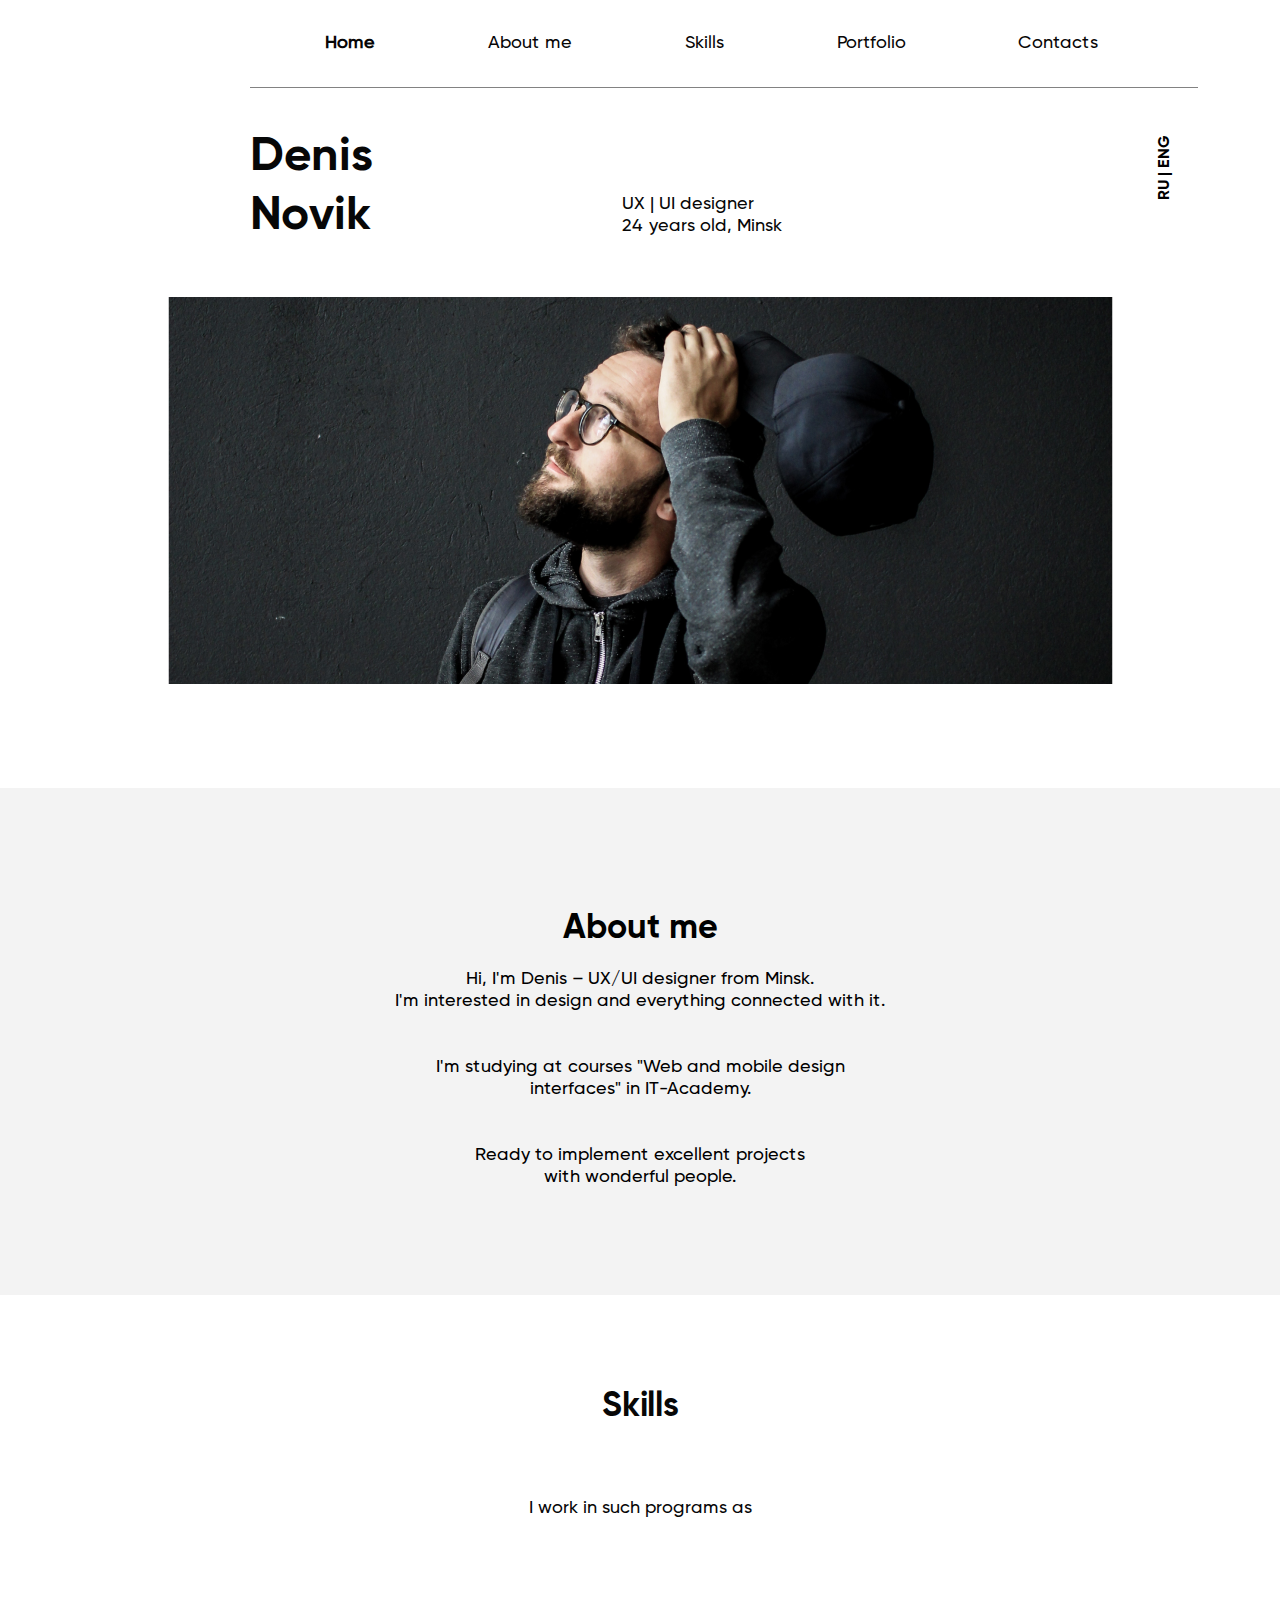
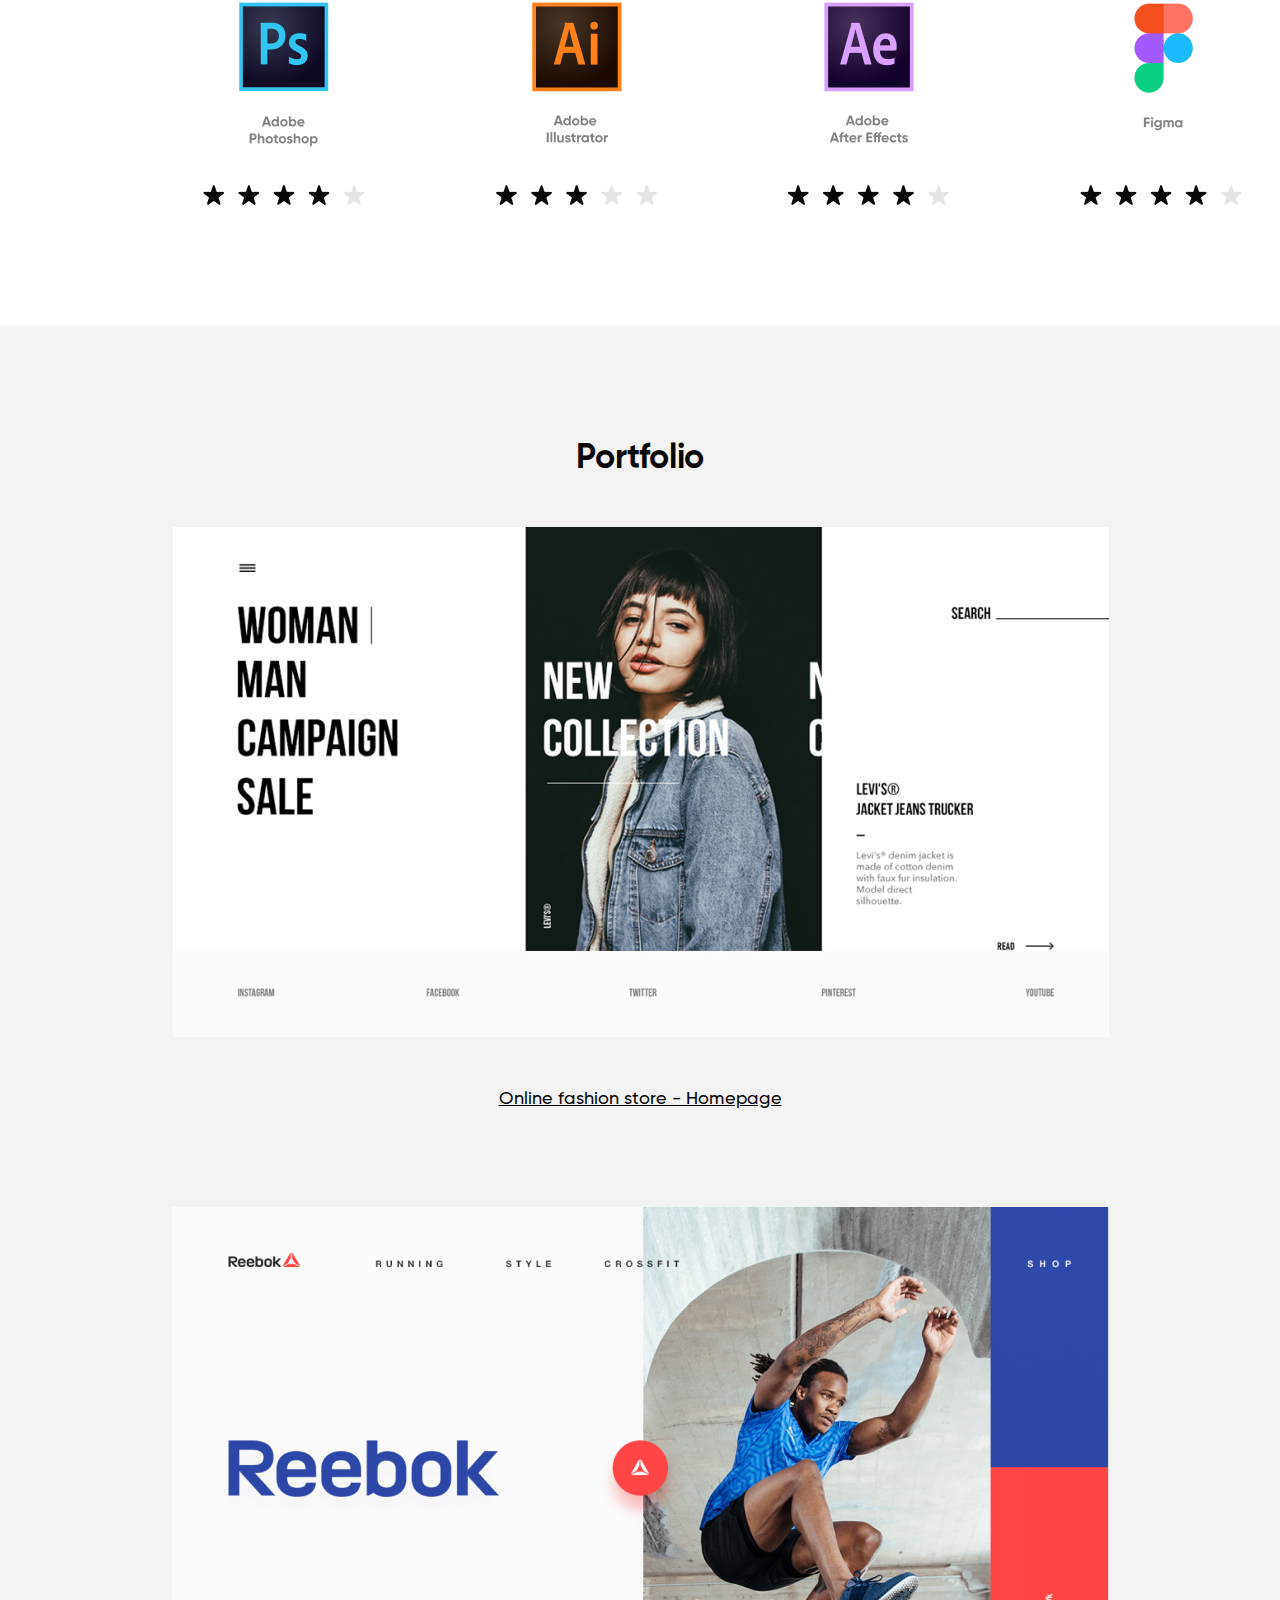
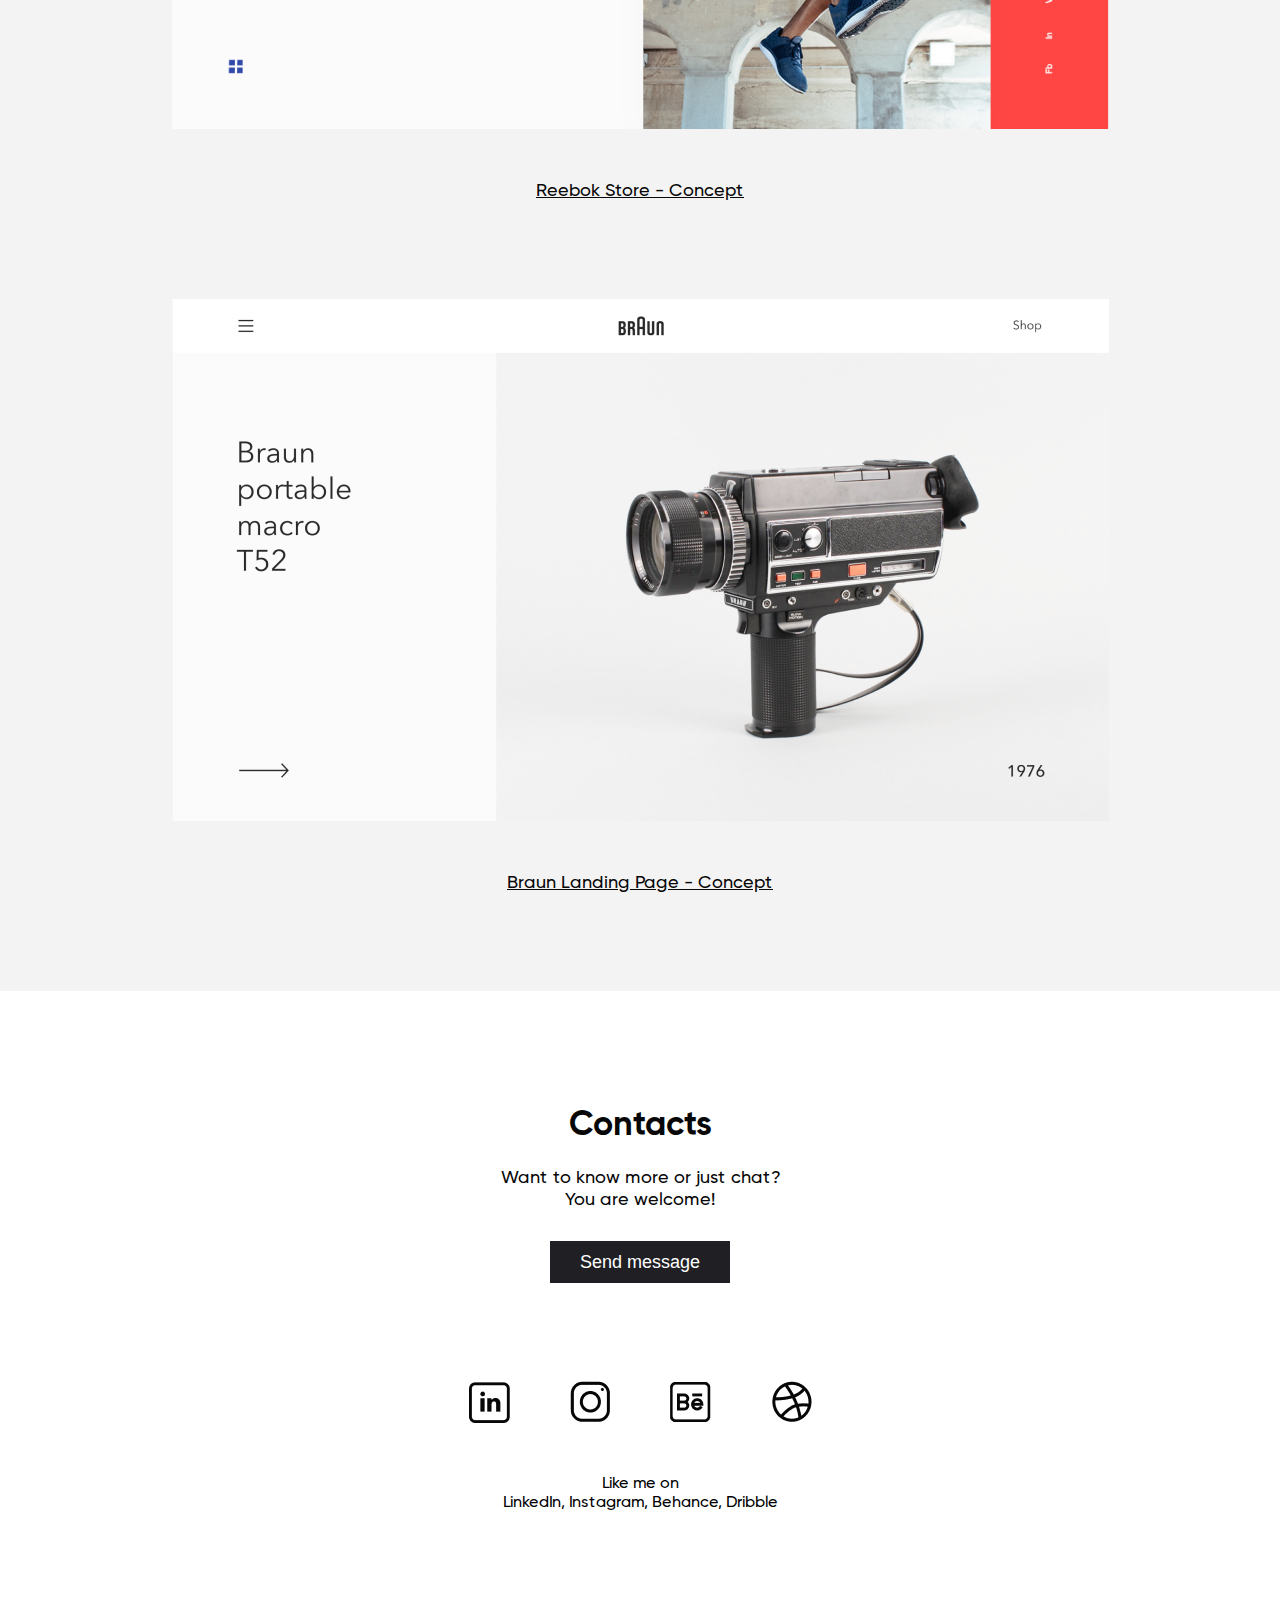
<file: index.html>
<!DOCTYPE html>
<html lang="en" style="scroll-behavior: smooth;">
<head>
    <meta charset="UTF-8">
    <meta http-equiv="X-UA-Compatible" content="IE=edge">
    <meta name="viewport" content="width=device-width, initial-scale=1.0">
    <title>Designer</title>
    <link rel="stylesheet" href="style.css">
    <link rel="stylesheet" href="stylesheet.css">
</head>
<body>


    <header class="header">
        
        <div class="container">
            <div class="menu">
                <ul>
                    <li class="menu-item" style="font-weight: bold;">
                        <a href="">Home</a>
                    </li>
                    <li class="menu-item" style="white-space: nowrap;">
                        <a href="#main">About me</a>
                    </li>
                    <li class="menu-item">
                        <a href="#my-work">Skills</a>
                    </li>
                    <li class="menu-item">
                        <a href="#my-portfolio">Portfolio</a>
                    </li>
                    <li class="menu-item">
                        <a href="#my-contacts">Contacts</a>
                    </li>
                </ul>
            </div>
        </div>

        <div class="container">
            <div class="menu-text">
                <div class="menu-text1">Denis<br>Novik</div>
                <div class="menu-text2">UX | UI designer<br>24 years old, Minsk</div>
                <a href="index_ru.html" class="menu-text3">RU | ENG</a>
            </div>
        </div>
        <div class="about-img" style="display: flex; justify-content: center;"><img src="img/MAN.png" alt=""></div>
    </header>



    <main class="main" id="main">

        <div class="cont-100">
            <div class="about">
                <div class="about-title">About me</div>
                <div class="about-text">
                    <p>Hi, I'm Denis – UX/UI designer from Minsk. 
                    <br>I'm interested in design and everything connected with it.</p>
                    <br>
                    <br>
                    <p>I'm studying at courses "Web and mobile design 
                    <br>interfaces" in IT-Academy.</p>
                    <br>
                    <br>
                    <p>Ready to implement excellent projects
                    <br>with wonderful people.</p>
                </div>
            </div>
        </div>

        <div class="container" id="my-work">
            <div class="info">
                <div class="info-title">Skills</div>
                <div class="info-text">I work in such programs as</div>
                <div class="info-cards">
                    <div class="info-card"><img src="img/Ps.png" alt=""></div>
                    <div class="info-card"><img src="img/Ai.png" alt=""></div>
                    <div class="info-card"><img src="img/Ae.png" alt=""></div>
                    <div class="info-card"><img src="img/Figma.png" alt=""></div>
                </div>
            </div>
        </div>

        <div class="cont-100" id="my-portfolio">
            <div class="portfolio">
                <div class="portfolio-title">Portfolio</div>
                <div class="portfolio-img"><img src="img/Women shop.png" alt=""></div>
                <div class="portfolio-src"><a href="">Online fashion store - Homepage</a></div>
                <div class="portfolio-img"><img src="img/reebok_web.png" alt=""></div>
                <div class="portfolio-src"><a href="">Reebok Store - Concept</a></div>
                <div class="portfolio-img"><img src="img/Braun.png" alt=""></div>
                <div class="portfolio-src"><a href="">Braun Landing Page - Concept</a></div>
            </div>
        </div>


    </main>


    <footer class="footer">

        <div class="container" id="my-contacts">
            <div class="footer-inf">
                <div class="footer-title">Contacts</div>
                <div class="footer-text">
                    Want to know more or just chat? 
                    <br>You are welcome!</div>
                <div class="footer-button">
                    <button class="Footer-button-inf">
                    Send message
                    </button>
                </div>
                <div class="footer-img">
                    <img src="img/icons.png" alt="">
                </div>
                <div class="footer-action">Like me on
                <br>LinkedIn, Instagram, Behance, Dribble
                </div>
            </div>
        </div>

    </footer>
    

</body>
</html>
</file>
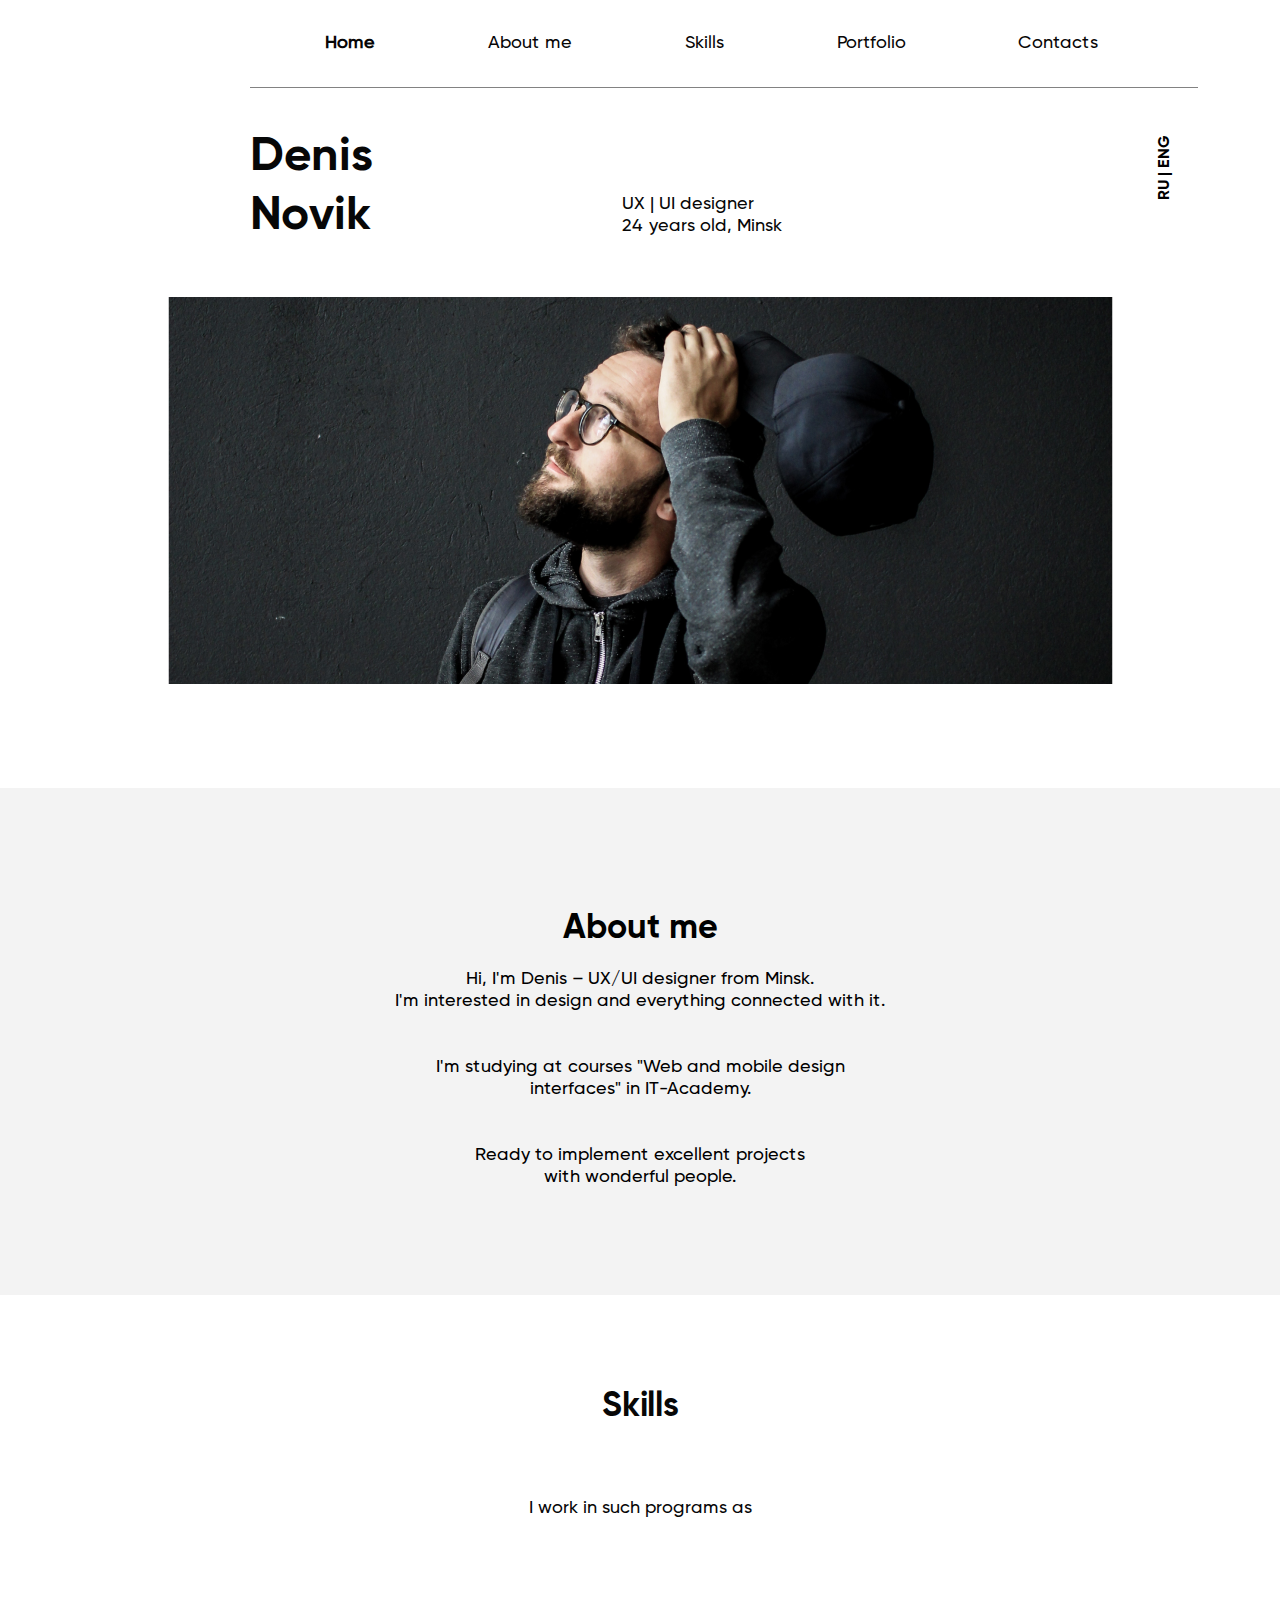
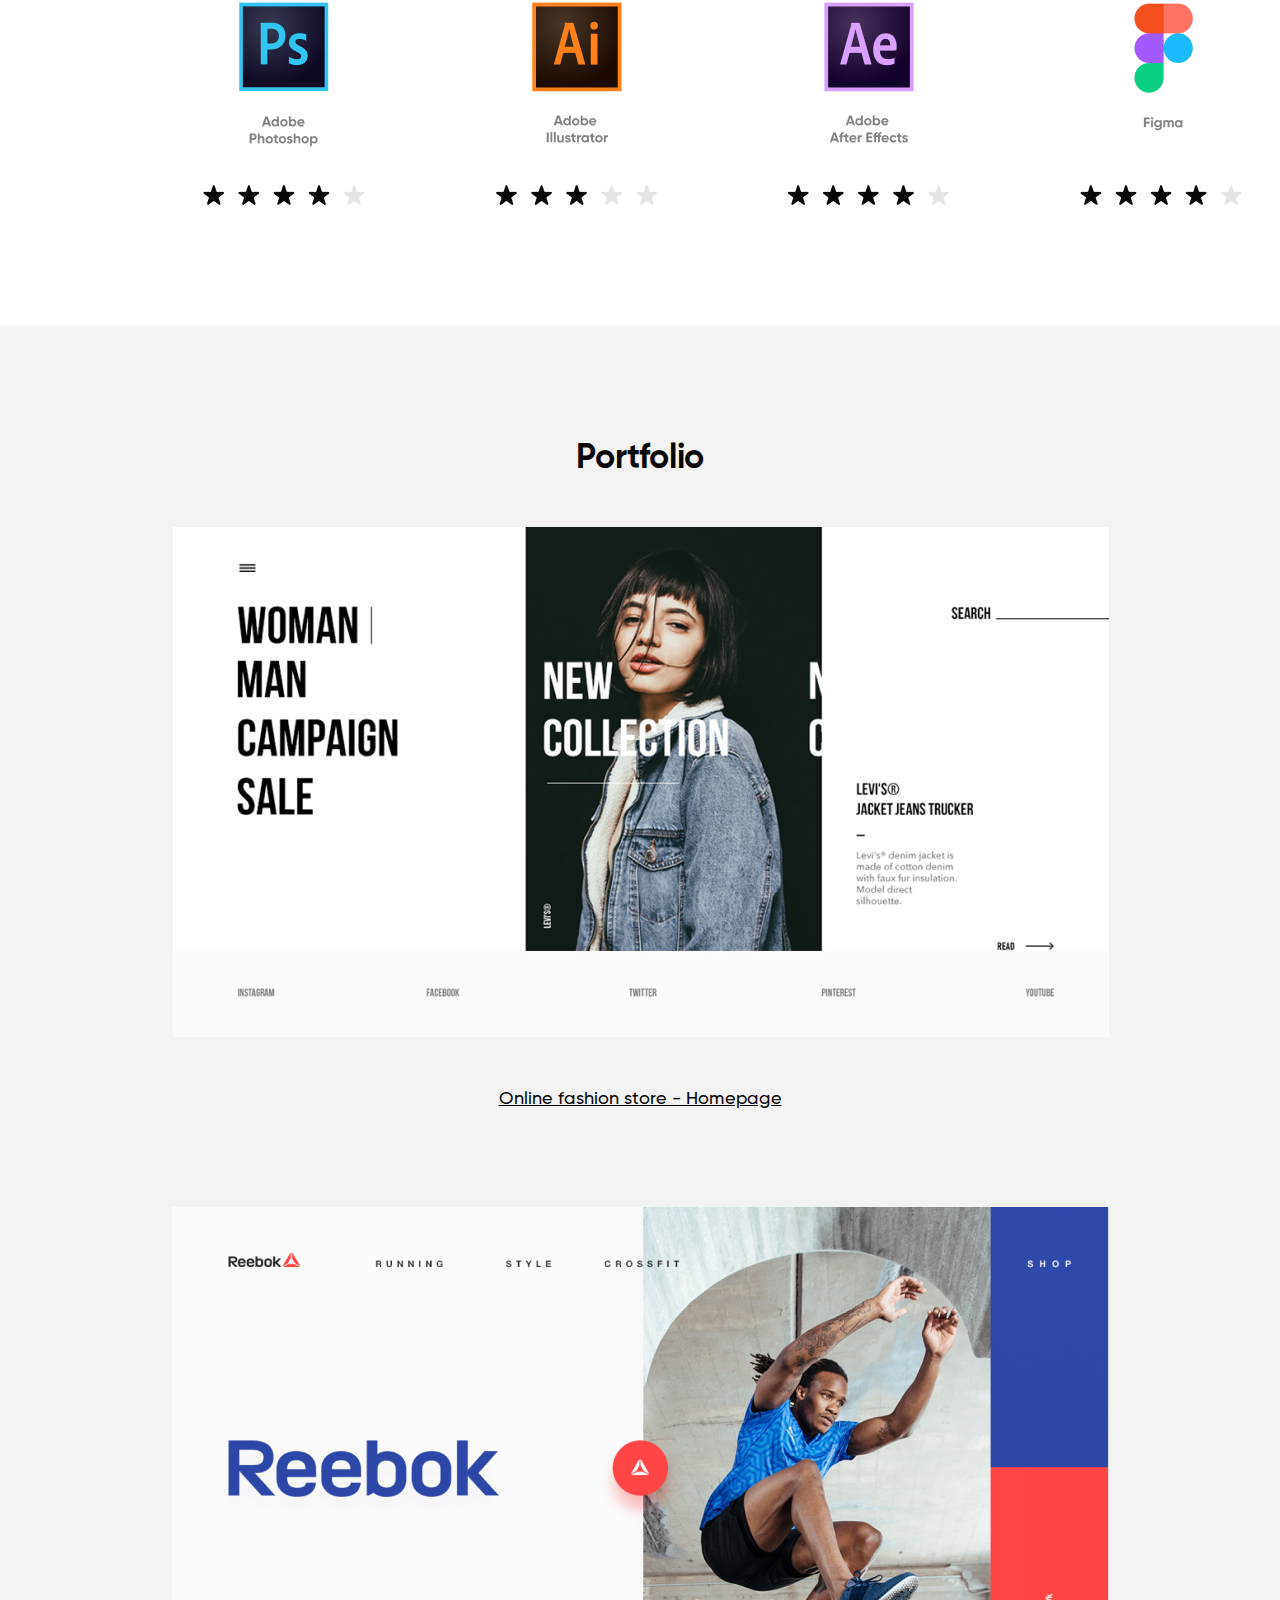
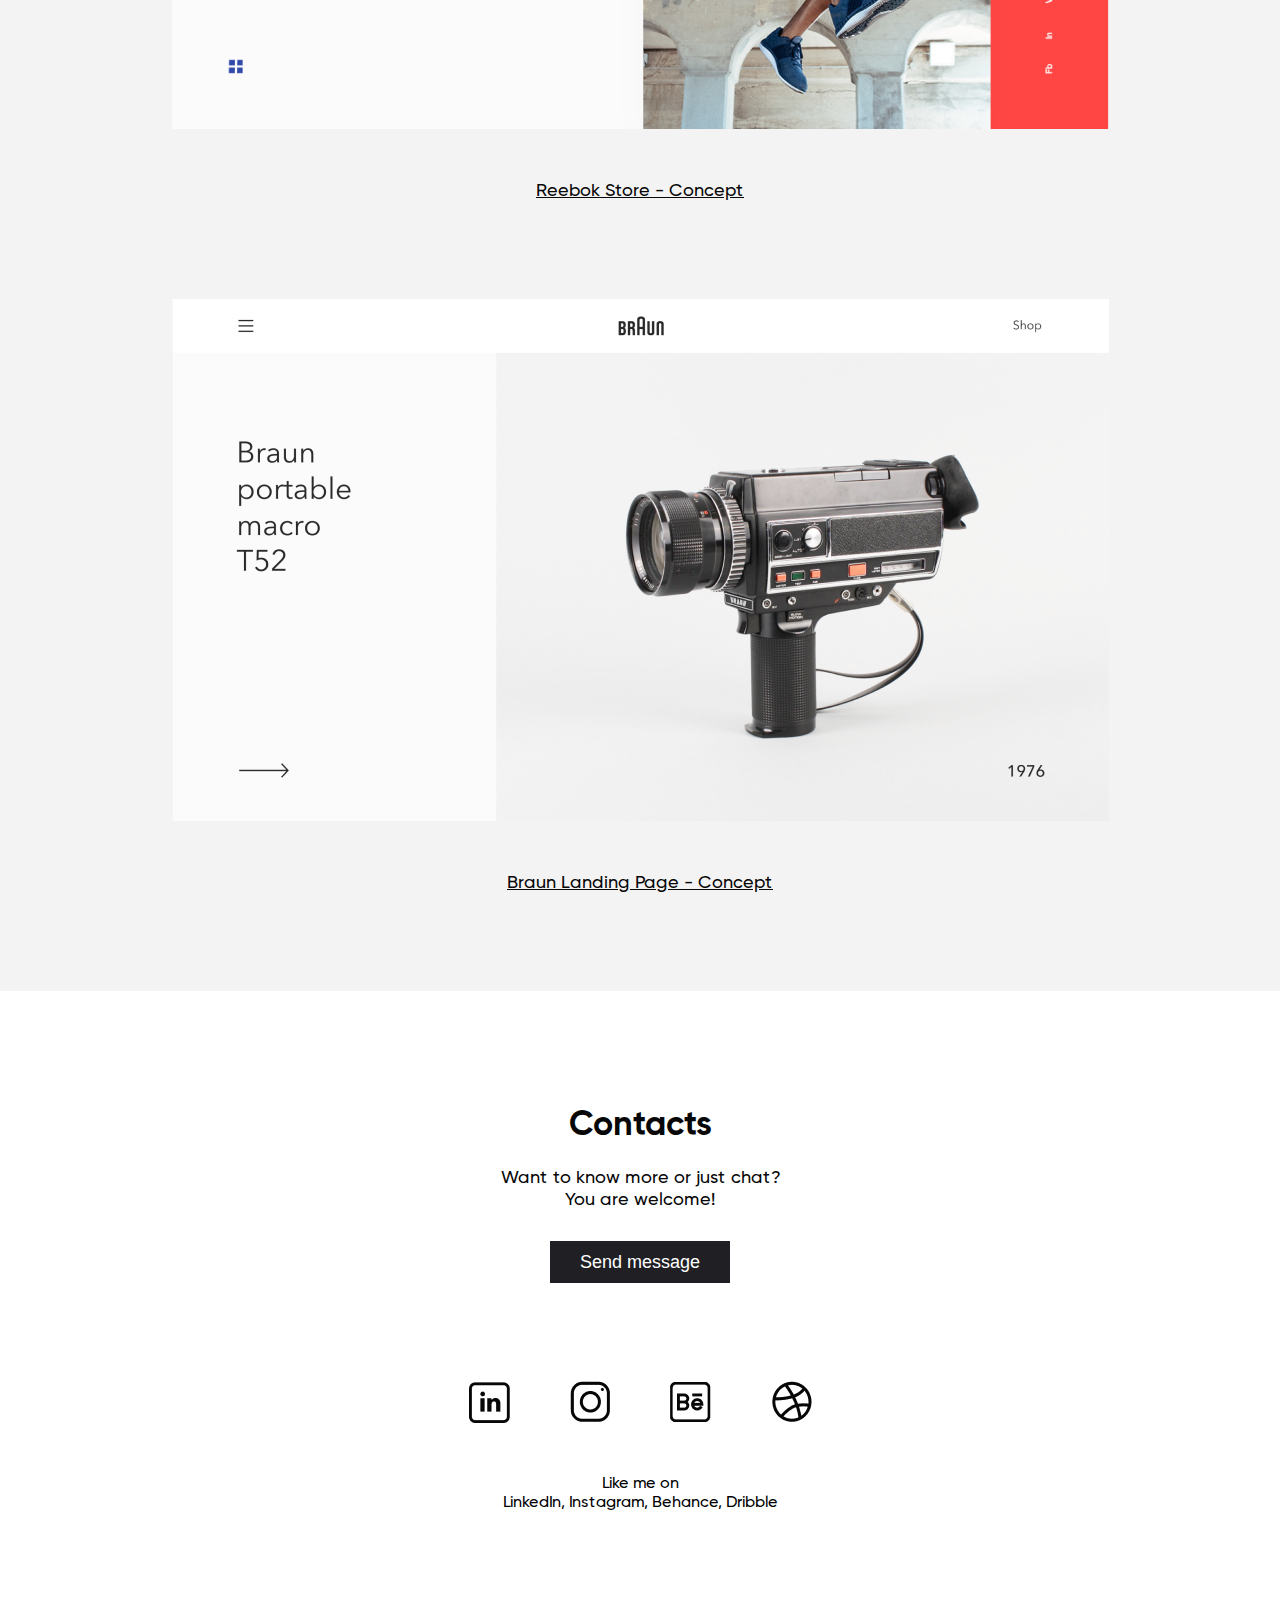
<file: index_ru.html>
<!DOCTYPE html>
<html lang="en" style="scroll-behavior: smooth;">
<head>
    <meta charset="UTF-8">
    <meta http-equiv="X-UA-Compatible" content="IE=edge">
    <meta name="viewport" content="width=device-width, initial-scale=1.0">
    <title>Дизайнер</title>
    <link rel="stylesheet" href="style.css">
    <link rel="stylesheet" href="stylesheet.css">
</head>
<body>


    <header class="header">
        
        <div class="container">
            <div class="menu">
                <ul>
                    <li class="menu-item">
                        <a href=""><b>Home</b></a>
                    </li>
                    <li class="menu-item" style="white-space: nowrap;">
                        <a href="#main">About me</a>
                    </li>
                    <li class="menu-item">
                        <a href="#my-work">Skills</a>
                    </li>
                    <li class="menu-item">
                        <a href="#my-portfolio">Portfolio</a>
                    </li>
                    <li class="menu-item">
                        <a href="#my-contacts">Contacts</a>
                    </li>
                </ul>
            </div>
        </div>

        <div class="container">
            <div class="menu-text">
                <div class="menu-text1">Denis<br>Novik</div>
                <div class="menu-text2">UX | UI designer<br>24 years old, Minsk</div>
                <a href="index_eng.html" class="menu-text3">RU | ENG</a>
            </div>
        </div>
        <div class="about-img" style="display: flex; justify-content: center;"><img src="img/MAN.png" alt=""></div>
    </header>



    <main class="main" id="main">

        <div class="cont-100">
            <div class="about">
                <div class="about-title">About me</div>
                <div class="about-text">
                    <p>Hi, I'm Denis – UX/UI designer from Minsk. 
                    <br>I'm interested in design and everything connected with it.</p>
                    <br>
                    <br>
                    <p>I'm studying at courses "Web and mobile design 
                    <br>interfaces" in IT-Academy.</p>
                    <br>
                    <br>
                    <p>Ready to implement excellent projects
                    <br>with wonderful people.</p>
                </div>
            </div>
        </div>

        <div class="container" id="my-work">
            <div class="info">
                <div class="info-title">Skills</div>
                <div class="info-text">I work in such programs as</div>
                <div class="info-cards">
                    <div class="info-card"><img src="img/Ps.png" alt=""></div>
                    <div class="info-card"><img src="img/Ai.png" alt=""></div>
                    <div class="info-card"><img src="img/Ae.png" alt=""></div>
                    <div class="info-card"><img src="img/Figma.png" alt=""></div>
                </div>
            </div>
        </div>

        <div class="cont-100" id="my-portfolio">
            <div class="portfolio">
                <div class="portfolio-title">Portfolio</div>
                <div class="portfolio-img"><img src="img/Women shop.png" alt=""></div>
                <div class="portfolio-src"><a href="">Online fashion store - Homepage</a></div>
                <div class="portfolio-img"><img src="img/reebok_web.png" alt=""></div>
                <div class="portfolio-src"><a href="">Reebok Store - Concept</a></div>
                <div class="portfolio-img"><img src="img/Braun.png" alt=""></div>
                <div class="portfolio-src"><a href="">Braun Landing Page - Concept</a></div>
            </div>
        </div>


    </main>


    <footer class="footer">

        <div class="container" id="my-contacts">
            <div class="footer-inf">
                <div class="footer-title">Contacts</div>
                <div class="footer-text">
                    Want to know more or just chat? 
                    <br>You are welcome!</div>
                <div class="footer-button">
                    <button class="Footer-button-inf">
                    Send message
                    </button>
                </div>
                <div class="footer-img">
                    <img src="img/icons.png" alt="">
                </div>
                <div class="footer-action">Like me on
                <br>LinkedIn, Instagram, Behance, Dribble
                </div>
            </div>
        </div>

    </footer>
    

</body>
</html>
</file>
<file: style.css>
*{
    padding: o;
    margin: 0;
}

@font-face {
    font-family: 'Gilroy-Medium';
    src: url('Fonts/Gilroy-Medium.ttf');
}

@font-face {
    font-family: 'Gilroy-Bold';
    src: url('Fonts/Gilroy-Bold.ttf');
}

body {
    font-family: 'Gilroy-Medium';
}

header {
    padding-top: 32px;
}

.cont-100 {
    background-color: #f3f3f3;
    width: 100%;
    margin: 0 auto;
}

.container {
    max-width: 1445px;
    margin: 0 auto;
}

.header .container {
    display: flex;
    align-items: center;
}

.menu {
    padding-bottom: 33px;
    margin-left: 13.5%;
}

.menu ul {
    list-style: none;
    display: flex;
}

.menu-item {
    margin-left: 35%
}

.menu-item a {
    font-size: 18px;
    color: #070606;
    text-decoration: none;
}

.menu-item:hover {
    font-weight: bold;
}

.menu-text {
    display: flex;
    align-items: center;
    margin-left: 250px;
    border-top: 1px solid #828282;
}

.menu-text1 {
    margin-top: 40px;
    margin-right: 250px;
    font-family: 'Gilroy-Bold';
    font-size: 47.3392px;
    line-height: 59px;
    color: #070707;
}

.menu-text2 {
    margin-top: 95px;
    margin-right: 350px;
    font-size: 18px;
    line-height: 22px;
    color: #070707;
}

.menu-text3 {
    font-family: 'Gilroy-Bold';
    font-size: 16px;
    line-height: 20px;
    color: #000000;
    transform: rotate(-90deg);
    text-decoration: none;
}

.about-img {
    padding-top: 50px;
    padding-bottom: 104px;
}

.about {
    text-align: center;
}

.about-title {
    padding-top: 120px;
    font-family: 'Gilroy-Bold';
    font-size: 34px;
    line-height: 42px;
}

.about-text {
    font-size: 18px;
    line-height: 22px;
    padding-top: 18px;
    padding-bottom: 107px;
}

.info {
    text-align: center;
}

.info-title {
    font-family: 'Gilroy-Bold';
    font-size: 34px;
    line-height: 42px;
    color: #070707;
    padding-top: 91px;
}

.info-text {
    padding-top: 69px;
    font-size: 18px;
    line-height: 22px;
    color: #070707;
}

.info-cards {
    padding-top: 83px;
    display: flex;
    align-items: center;
    margin-left: 200px;
    padding-bottom: 111px;
}

.info-card {
    margin-right: 125px;
}

.portfolio{
    text-align: center;
}

.portfolio-title {
    padding-top: 112px;
    padding-bottom: 47px;
    font-family: 'Gilroy-Bold';
    font-size: 34px;
    line-height: 42px;
    color: #070707;
}

.portfolio-src {
    padding-top: 45px;
    padding-bottom: 97px;
}

.portfolio-src a {
    padding-top: 45px;
    padding-bottom: 97px;
    font-size: 18px;
    line-height: 22px;
    text-decoration: none;
    text-decoration-line: underline;
    color: #070707;
}

.footer-inf{
    text-align: center;
}

.footer-title {
    padding-top: 114px;
    font-family: 'Gilroy-Bold';
    font-size: 34px;
    line-height: 42px;
    color: #070707;
}

.footer-text {
    padding-top: 20px;
    padding-bottom: 30px;
    font-size: 18px;
    line-height: 22px;
    color: #070707;
}

footer button {
    width: 180px;
    height: 42px;
    background: #1f1f24;
    font-size: 18px;
    color: white;
    border: none;
}

footer button:hover {
    background-color: #5f5f5f;
}

.footer-img {
    padding-top: 98px;
}

.footer-action {
    padding-top: 46px;
    padding-bottom: 139px;
}
</file>
<file: stylesheet.css>
@font-face {
    font-family: 'Gilroy';
    src: url('Gilroy-Regular.eot');
    src: local('Gilroy Regular'), local('Gilroy-Regular'),
        url('Gilroy-Regular.eot?#iefix') format('embedded-opentype'),
        url('Gilroy-Regular.woff2') format('woff2'),
        url('Gilroy-Regular.woff') format('woff'),
        url('Gilroy-Regular.ttf') format('truetype');
    font-weight: normal;
    font-style: normal;
}

@font-face {
    font-family: 'Gilroy';
    src: url('Gilroy-ExtraboldItalic.eot');
    src: local('Gilroy Extrabold Italic'), local('Gilroy-ExtraboldItalic'),
        url('Gilroy-ExtraboldItalic.eot?#iefix') format('embedded-opentype'),
        url('Gilroy-ExtraboldItalic.woff2') format('woff2'),
        url('Gilroy-ExtraboldItalic.woff') format('woff'),
        url('Gilroy-ExtraboldItalic.ttf') format('truetype');
    font-weight: 800;
    font-style: italic;
}

@font-face {
    font-family: 'Gilroy';
    src: url('Gilroy-Bold.eot');
    src: local('Gilroy Bold'), local('Gilroy-Bold'),
        url('Gilroy-Bold.eot?#iefix') format('embedded-opentype'),
        url('Gilroy-Bold.woff2') format('woff2'),
        url('Gilroy-Bold.woff') format('woff'),
        url('Gilroy-Bold.ttf') format('truetype');
    font-weight: bold;
    font-style: normal;
}

@font-face {
    font-family: 'Gilroy';
    src: url('Gilroy-Black.eot');
    src: local('Gilroy Black'), local('Gilroy-Black'),
        url('Gilroy-Black.eot?#iefix') format('embedded-opentype'),
        url('Gilroy-Black.woff2') format('woff2'),
        url('Gilroy-Black.woff') format('woff'),
        url('Gilroy-Black.ttf') format('truetype');
    font-weight: 900;
    font-style: normal;
}

@font-face {
    font-family: 'Gilroy';
    src: url('Gilroy-Light.eot');
    src: local('Gilroy Light'), local('Gilroy-Light'),
        url('Gilroy-Light.eot?#iefix') format('embedded-opentype'),
        url('Gilroy-Light.woff2') format('woff2'),
        url('Gilroy-Light.woff') format('woff'),
        url('Gilroy-Light.ttf') format('truetype');
    font-weight: 300;
    font-style: normal;
}

@font-face {
    font-family: 'Gilroy';
    src: url('Gilroy-Semibold.eot');
    src: local('Gilroy Semibold'), local('Gilroy-Semibold'),
        url('Gilroy-Semibold.eot?#iefix') format('embedded-opentype'),
        url('Gilroy-Semibold.woff2') format('woff2'),
        url('Gilroy-Semibold.woff') format('woff'),
        url('Gilroy-Semibold.ttf') format('truetype');
    font-weight: 600;
    font-style: normal;
}

@font-face {
    font-family: 'Gilroy';
    src: url('Gilroy-Medium.eot');
    src: local('Gilroy Medium'), local('Gilroy-Medium'),
        url('Gilroy-Medium.eot?#iefix') format('embedded-opentype'),
        url('Gilroy-Medium.woff2') format('woff2'),
        url('Gilroy-Medium.woff') format('woff'),
        url('Gilroy-Medium.ttf') format('truetype');
    font-weight: 500;
    font-style: normal;
}

@font-face {
    font-family: 'Gilroy';
    src: url('Gilroy-MediumItalic.eot');
    src: local('Gilroy Medium Italic'), local('Gilroy-MediumItalic'),
        url('Gilroy-MediumItalic.eot?#iefix') format('embedded-opentype'),
        url('Gilroy-MediumItalic.woff2') format('woff2'),
        url('Gilroy-MediumItalic.woff') format('woff'),
        url('Gilroy-MediumItalic.ttf') format('truetype');
    font-weight: 500;
    font-style: italic;
}

@font-face {
    font-family: 'Gilroy';
    src: url('Gilroy-BlackItalic.eot');
    src: local('Gilroy Black Italic'), local('Gilroy-BlackItalic'),
        url('Gilroy-BlackItalic.eot?#iefix') format('embedded-opentype'),
        url('Gilroy-BlackItalic.woff2') format('woff2'),
        url('Gilroy-BlackItalic.woff') format('woff'),
        url('Gilroy-BlackItalic.ttf') format('truetype');
    font-weight: 900;
    font-style: italic;
}

@font-face {
    font-family: 'Gilroy';
    src: url('Gilroy-UltraLight.eot');
    src: local('Gilroy UltraLight'), local('Gilroy-UltraLight'),
        url('Gilroy-UltraLight.eot?#iefix') format('embedded-opentype'),
        url('Gilroy-UltraLight.woff2') format('woff2'),
        url('Gilroy-UltraLight.woff') format('woff'),
        url('Gilroy-UltraLight.ttf') format('truetype');
    font-weight: 200;
    font-style: normal;
}

@font-face {
    font-family: 'Gilroy';
    src: url('Gilroy-RegularItalic.eot');
    src: local('Gilroy Regular Italic'), local('Gilroy-RegularItalic'),
        url('Gilroy-RegularItalic.eot?#iefix') format('embedded-opentype'),
        url('Gilroy-RegularItalic.woff2') format('woff2'),
        url('Gilroy-RegularItalic.woff') format('woff'),
        url('Gilroy-RegularItalic.ttf') format('truetype');
    font-weight: normal;
    font-style: italic;
}

@font-face {
    font-family: 'Gilroy';
    src: url('Gilroy-SemiboldItalic.eot');
    src: local('Gilroy Semibold Italic'), local('Gilroy-SemiboldItalic'),
        url('Gilroy-SemiboldItalic.eot?#iefix') format('embedded-opentype'),
        url('Gilroy-SemiboldItalic.woff2') format('woff2'),
        url('Gilroy-SemiboldItalic.woff') format('woff'),
        url('Gilroy-SemiboldItalic.ttf') format('truetype');
    font-weight: 600;
    font-style: italic;
}

@font-face {
    font-family: 'Gilroy';
    src: url('Gilroy-HeavyItalic.eot');
    src: local('Gilroy Heavy Italic'), local('Gilroy-HeavyItalic'),
        url('Gilroy-HeavyItalic.eot?#iefix') format('embedded-opentype'),
        url('Gilroy-HeavyItalic.woff2') format('woff2'),
        url('Gilroy-HeavyItalic.woff') format('woff'),
        url('Gilroy-HeavyItalic.ttf') format('truetype');
    font-weight: 900;
    font-style: italic;
}

@font-face {
    font-family: 'Gilroy';
    src: url('Gilroy-Extrabold.eot');
    src: local('Gilroy Extrabold'), local('Gilroy-Extrabold'),
        url('Gilroy-Extrabold.eot?#iefix') format('embedded-opentype'),
        url('Gilroy-Extrabold.woff2') format('woff2'),
        url('Gilroy-Extrabold.woff') format('woff'),
        url('Gilroy-Extrabold.ttf') format('truetype');
    font-weight: 800;
    font-style: normal;
}

@font-face {
    font-family: 'Gilroy';
    src: url('Gilroy-BoldItalic.eot');
    src: local('Gilroy Bold Italic'), local('Gilroy-BoldItalic'),
        url('Gilroy-BoldItalic.eot?#iefix') format('embedded-opentype'),
        url('Gilroy-BoldItalic.woff2') format('woff2'),
        url('Gilroy-BoldItalic.woff') format('woff'),
        url('Gilroy-BoldItalic.ttf') format('truetype');
    font-weight: bold;
    font-style: italic;
}

@font-face {
    font-family: 'Gilroy';
    src: url('Gilroy-UltraLightItalic.eot');
    src: local('Gilroy UltraLight Italic'), local('Gilroy-UltraLightItalic'),
        url('Gilroy-UltraLightItalic.eot?#iefix') format('embedded-opentype'),
        url('Gilroy-UltraLightItalic.woff2') format('woff2'),
        url('Gilroy-UltraLightItalic.woff') format('woff'),
        url('Gilroy-UltraLightItalic.ttf') format('truetype');
    font-weight: 200;
    font-style: italic;
}

@font-face {
    font-family: 'Gilroy';
    src: url('Gilroy-LightItalic.eot');
    src: local('Gilroy Light Italic'), local('Gilroy-LightItalic'),
        url('Gilroy-LightItalic.eot?#iefix') format('embedded-opentype'),
        url('Gilroy-LightItalic.woff2') format('woff2'),
        url('Gilroy-LightItalic.woff') format('woff'),
        url('Gilroy-LightItalic.ttf') format('truetype');
    font-weight: 300;
    font-style: italic;
}

@font-face {
    font-family: 'Gilroy';
    src: url('Gilroy-Heavy.eot');
    src: local('Gilroy Heavy'), local('Gilroy-Heavy'),
        url('Gilroy-Heavy.eot?#iefix') format('embedded-opentype'),
        url('Gilroy-Heavy.woff2') format('woff2'),
        url('Gilroy-Heavy.woff') format('woff'),
        url('Gilroy-Heavy.ttf') format('truetype');
    font-weight: 900;
    font-style: normal;
}

@font-face {
    font-family: 'Gilroy';
    src: url('Gilroy-Thin.eot');
    src: local('Gilroy Thin'), local('Gilroy-Thin'),
        url('Gilroy-Thin.eot?#iefix') format('embedded-opentype'),
        url('Gilroy-Thin.woff2') format('woff2'),
        url('Gilroy-Thin.woff') format('woff'),
        url('Gilroy-Thin.ttf') format('truetype');
    font-weight: 100;
    font-style: normal;
}

@font-face {
    font-family: 'Gilroy';
    src: url('Gilroy-ThinItalic.eot');
    src: local('Gilroy Thin Italic'), local('Gilroy-ThinItalic'),
        url('Gilroy-ThinItalic.eot?#iefix') format('embedded-opentype'),
        url('Gilroy-ThinItalic.woff2') format('woff2'),
        url('Gilroy-ThinItalic.woff') format('woff'),
        url('Gilroy-ThinItalic.ttf') format('truetype');
    font-weight: 100;
    font-style: italic;
}
</file>
